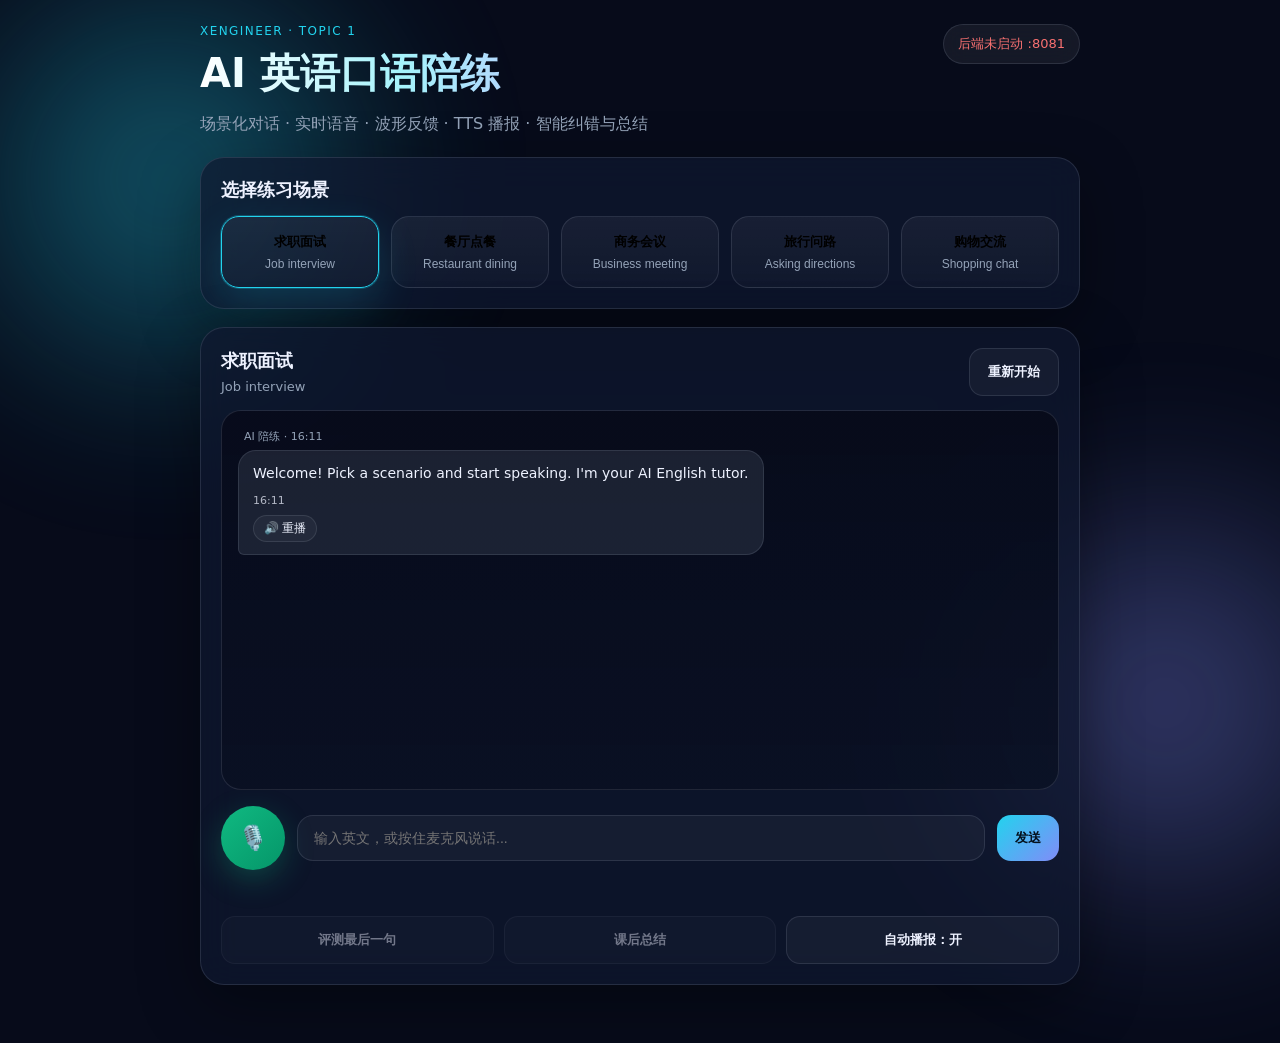
<file: frontend/index.html>
<!DOCTYPE html>
<html lang="zh-CN">
<head>
  <meta charset="UTF-8" />
  <meta name="viewport" content="width=device-width, initial-scale=1.0" />
  <title>AI 英语口语陪练</title>
  <link rel="stylesheet" href="styles.css" />
</head>
<body>
  <div class="app">
    <header class="hero">
      <div>
        <p class="eyebrow">XEngineer · Topic 1</p>
        <h1>AI 英语口语陪练</h1>
        <p class="subtitle">场景化对话 · 实时语音 · 波形反馈 · TTS 播报 · 智能纠错与总结</p>
      </div>
      <div id="statusPill" class="status-pill">连接中...</div>
    </header>

    <section class="panel">
      <h2 style="margin:0 0 14px;font-size:18px;">选择练习场景</h2>
      <div class="scene-grid" id="sceneGrid"></div>
    </section>

    <section class="panel">
      <div class="practice-top">
        <div>
          <h2 id="sceneTitle" style="margin:0;font-size:18px;">求职面试</h2>
          <p id="sceneDesc" style="margin:6px 0 0;color:var(--muted);font-size:13px;">Job interview practice</p>
        </div>
        <button class="action-btn" onclick="resetChat()">重新开始</button>
      </div>

      <div class="chat-shell">
        <div class="chat-box" id="chatBox"></div>
        <div class="wave-panel" id="wavePanel">
          <div class="wave-label">录音中</div>
          <canvas id="waveCanvas"></canvas>
        </div>
      </div>

      <div class="ctrl">
        <button class="mic-btn" id="micBtn" title="按住说话">🎙️</button>
        <input class="text-input" id="textInput" placeholder="输入英文，或按住麦克风说话..." />
        <button class="send-btn" id="sendBtn">发送</button>
      </div>

      <div class="status" id="status"></div>

      <div class="bottom-btns">
        <button class="action-btn" id="evalBtn" disabled>评测最后一句</button>
        <button class="action-btn" id="summaryBtn" disabled>课后总结</button>
        <button class="action-btn" id="ttsToggleBtn">自动播报：开</button>
      </div>

      <div class="eval-box" id="evalBox">
        <h3 id="evalTitle">结果</h3>
        <pre id="evalResult"></pre>
      </div>
    </section>
  </div>

  <script src="app.js"></script>
</body>
</html>
</file>
<file: frontend/styles.css>
:root {
  --bg-1: #070b1a;
  --bg-2: #101936;
  --bg-3: #1a1040;
  --panel: rgba(16, 24, 48, 0.72);
  --glass: rgba(255, 255, 255, 0.06);
  --text: #eef2ff;
  --muted: #94a3b8;
  --primary: #22d3ee;
  --primary-2: #818cf8;
  --accent: #34d399;
  --user: #2563eb;
  --ai: rgba(148, 163, 184, 0.14);
  --border: rgba(148, 163, 184, 0.18);
  --shadow: 0 20px 60px rgba(0, 0, 0, 0.35);
}

* { box-sizing: border-box; }

html, body {
  margin: 0;
  min-height: 100%;
  font-family: "Segoe UI", "Microsoft YaHei", system-ui, sans-serif;
  color: var(--text);
  background: var(--bg-1);
  overflow-x: hidden;
}

body::before,
body::after {
  content: "";
  position: fixed;
  inset: auto;
  width: 42vw;
  height: 42vw;
  border-radius: 50%;
  filter: blur(80px);
  opacity: 0.45;
  z-index: 0;
  animation: floatOrb 12s ease-in-out infinite alternate;
  pointer-events: none;
}

body::before {
  top: -10%;
  left: -8%;
  background: radial-gradient(circle, #22d3ee 0%, transparent 70%);
}

body::after {
  right: -12%;
  bottom: -8%;
  background: radial-gradient(circle, #818cf8 0%, transparent 70%);
  animation-delay: -4s;
}

@keyframes floatOrb {
  from { transform: translate(0, 0) scale(1); }
  to { transform: translate(24px, -18px) scale(1.08); }
}

.app {
  position: relative;
  z-index: 1;
  max-width: 920px;
  margin: 0 auto;
  padding: 24px 20px 40px;
}

.hero {
  display: flex;
  justify-content: space-between;
  align-items: flex-start;
  gap: 16px;
  margin-bottom: 20px;
  animation: fadeUp 0.6s ease;
}

.eyebrow {
  margin: 0 0 8px;
  font-size: 12px;
  letter-spacing: 0.12em;
  text-transform: uppercase;
  color: var(--primary);
}

h1 {
  margin: 0;
  font-size: clamp(28px, 5vw, 40px);
  background: linear-gradient(90deg, #fff, #a5f3fc 45%, #c4b5fd);
  -webkit-background-clip: text;
  background-clip: text;
  color: transparent;
}

.subtitle {
  margin: 10px 0 0;
  color: var(--muted);
  line-height: 1.6;
}

.status-pill {
  padding: 10px 14px;
  border-radius: 999px;
  background: var(--glass);
  border: 1px solid var(--border);
  font-size: 13px;
  white-space: nowrap;
  backdrop-filter: blur(12px);
}

.panel {
  background: var(--panel);
  border: 1px solid var(--border);
  border-radius: 24px;
  padding: 20px;
  margin-bottom: 18px;
  box-shadow: var(--shadow);
  backdrop-filter: blur(18px);
  animation: fadeUp 0.7s ease;
}

.hidden { display: none !important; }

.scene-grid {
  display: grid;
  grid-template-columns: repeat(auto-fit, minmax(150px, 1fr));
  gap: 12px;
}

.scene-btn {
  position: relative;
  overflow: hidden;
  border: 1px solid var(--border);
  border-radius: 18px;
  padding: 16px 12px;
  background: linear-gradient(180deg, rgba(255,255,255,0.05), rgba(255,255,255,0.02));
  cursor: pointer;
  transition: transform 0.2s ease, border-color 0.2s ease, box-shadow 0.2s ease;
}

.scene-btn::after {
  content: "";
  position: absolute;
  inset: 0;
  background: linear-gradient(120deg, transparent, rgba(34, 211, 238, 0.12), transparent);
  transform: translateX(-120%);
  transition: transform 0.5s ease;
}

.scene-btn:hover {
  transform: translateY(-3px);
  border-color: rgba(34, 211, 238, 0.5);
  box-shadow: 0 12px 30px rgba(34, 211, 238, 0.12);
}

.scene-btn:hover::after { transform: translateX(120%); }

.scene-btn.active {
  border-color: var(--primary);
  box-shadow: 0 0 0 1px rgba(34, 211, 238, 0.25), 0 16px 40px rgba(34, 211, 238, 0.16);
}

.scene-btn .name {
  font-weight: 700;
  margin-bottom: 6px;
}

.scene-btn .desc {
  color: var(--muted);
  font-size: 12px;
}

.practice-top {
  display: flex;
  justify-content: space-between;
  align-items: center;
  gap: 12px;
  margin-bottom: 14px;
}

.chat-shell {
  position: relative;
  min-height: 380px;
  max-height: 460px;
  overflow: hidden;
  border-radius: 20px;
  border: 1px solid var(--border);
  background: linear-gradient(180deg, rgba(7, 11, 26, 0.9), rgba(10, 16, 34, 0.75));
}

.chat-box {
  height: 100%;
  max-height: 460px;
  overflow-y: auto;
  padding: 18px 16px 90px;
  scroll-behavior: smooth;
}

.time-divider {
  display: flex;
  align-items: center;
  gap: 10px;
  margin: 18px 0 14px;
  color: var(--muted);
  font-size: 12px;
}

.time-divider::before,
.time-divider::after {
  content: "";
  flex: 1;
  height: 1px;
  background: linear-gradient(90deg, transparent, var(--border), transparent);
}

.msg-group {
  display: flex;
  flex-direction: column;
  gap: 6px;
  margin-bottom: 14px;
  animation: fadeUp 0.35s ease;
}

.msg-group.user { align-items: flex-end; }
.msg-group.ai { align-items: flex-start; }

.group-meta {
  font-size: 11px;
  color: var(--muted);
  padding: 0 6px;
}

.bubble {
  max-width: min(78%, 560px);
  padding: 12px 14px;
  border-radius: 18px;
  line-height: 1.55;
  font-size: 14px;
  word-break: break-word;
}

.msg-group.user .bubble {
  background: linear-gradient(135deg, #2563eb, #1d4ed8);
  border-bottom-right-radius: 6px;
}

.msg-group.ai .bubble {
  background: var(--ai);
  border: 1px solid var(--border);
  border-bottom-left-radius: 6px;
}

.bubble + .bubble {
  margin-top: 4px;
  opacity: 0.96;
}

.bubble .time {
  display: block;
  margin-top: 8px;
  font-size: 11px;
  opacity: 0.72;
}

.score {
  margin-top: 4px;
  font-size: 12px;
  color: #fde047;
}

.tts-row {
  display: flex;
  gap: 8px;
  margin-top: 6px;
}

.tts-btn {
  border: 1px solid var(--border);
  background: rgba(255,255,255,0.04);
  color: var(--text);
  border-radius: 999px;
  padding: 4px 10px;
  font-size: 12px;
  cursor: pointer;
}

.tts-btn:hover { border-color: var(--primary); color: var(--primary); }

.wave-panel {
  position: absolute;
  left: 16px;
  right: 16px;
  bottom: 14px;
  display: none;
  align-items: center;
  gap: 12px;
  padding: 10px 14px;
  border-radius: 16px;
  background: rgba(15, 23, 42, 0.88);
  border: 1px solid rgba(248, 113, 113, 0.35);
  backdrop-filter: blur(10px);
  animation: fadeUp 0.25s ease;
}

.wave-panel.active { display: flex; }

.wave-label {
  font-size: 12px;
  color: #fca5a5;
  min-width: 72px;
}

#waveCanvas {
  flex: 1;
  height: 44px;
  width: 100%;
}

.ctrl {
  display: grid;
  grid-template-columns: auto 1fr auto;
  gap: 12px;
  align-items: center;
  margin-top: 16px;
}

.mic-btn {
  width: 64px;
  height: 64px;
  border: none;
  border-radius: 50%;
  cursor: pointer;
  font-size: 24px;
  color: white;
  background: linear-gradient(135deg, #10b981, #059669);
  box-shadow: 0 10px 30px rgba(16, 185, 129, 0.28);
  transition: transform 0.2s ease, box-shadow 0.2s ease;
}

.mic-btn:hover { transform: scale(1.04); }

.mic-btn.recording {
  background: linear-gradient(135deg, #ef4444, #dc2626);
  box-shadow: 0 10px 30px rgba(239, 68, 68, 0.35);
  animation: pulseMic 1.1s ease-in-out infinite;
}

@keyframes pulseMic {
  0%, 100% { transform: scale(1); }
  50% { transform: scale(1.06); }
}

.text-input {
  width: 100%;
  border: 1px solid var(--border);
  border-radius: 16px;
  background: rgba(255,255,255,0.04);
  color: var(--text);
  padding: 14px 16px;
  font-size: 14px;
}

.text-input:focus {
  outline: none;
  border-color: rgba(34, 211, 238, 0.55);
  box-shadow: 0 0 0 4px rgba(34, 211, 238, 0.12);
}

.send-btn, .action-btn {
  border: none;
  border-radius: 14px;
  padding: 14px 18px;
  font-weight: 700;
  cursor: pointer;
}

.send-btn {
  background: linear-gradient(135deg, var(--primary), var(--primary-2));
  color: #04111d;
}

.bottom-btns {
  display: grid;
  grid-template-columns: repeat(3, 1fr);
  gap: 10px;
  margin-top: 14px;
}

.action-btn {
  background: rgba(255,255,255,0.04);
  color: var(--text);
  border: 1px solid var(--border);
}

.action-btn:hover { border-color: var(--primary); }
.action-btn:disabled { opacity: 0.45; cursor: not-allowed; }

.status {
  min-height: 22px;
  margin-top: 10px;
  text-align: center;
  color: var(--muted);
  font-size: 13px;
}

.status.error { color: #f87171; }
.status.success { color: var(--accent); }

.eval-box {
  margin-top: 16px;
  padding: 16px;
  border-radius: 18px;
  border: 1px solid var(--border);
  background: rgba(255,255,255,0.03);
  display: none;
  animation: fadeUp 0.4s ease;
}

.eval-box h3 {
  margin: 0 0 10px;
  color: var(--primary);
}

.eval-box pre {
  margin: 0;
  white-space: pre-wrap;
  font-family: inherit;
  line-height: 1.6;
  color: #dbe4f0;
}

.typing {
  display: inline-flex;
  gap: 4px;
  align-items: center;
}

.typing span {
  width: 6px;
  height: 6px;
  border-radius: 50%;
  background: var(--primary);
  animation: bounce 1.2s infinite ease-in-out;
}

.typing span:nth-child(2) { animation-delay: 0.15s; }
.typing span:nth-child(3) { animation-delay: 0.3s; }

@keyframes bounce {
  0%, 80%, 100% { transform: translateY(0); opacity: 0.45; }
  40% { transform: translateY(-5px); opacity: 1; }
}

@keyframes fadeUp {
  from { opacity: 0; transform: translateY(10px); }
  to { opacity: 1; transform: translateY(0); }
}

@media (max-width: 720px) {
  .hero { flex-direction: column; }
  .ctrl { grid-template-columns: 1fr; }
  .bottom-btns { grid-template-columns: 1fr; }
  .mic-btn { width: 100%; border-radius: 16px; height: 52px; }
}
</file>
